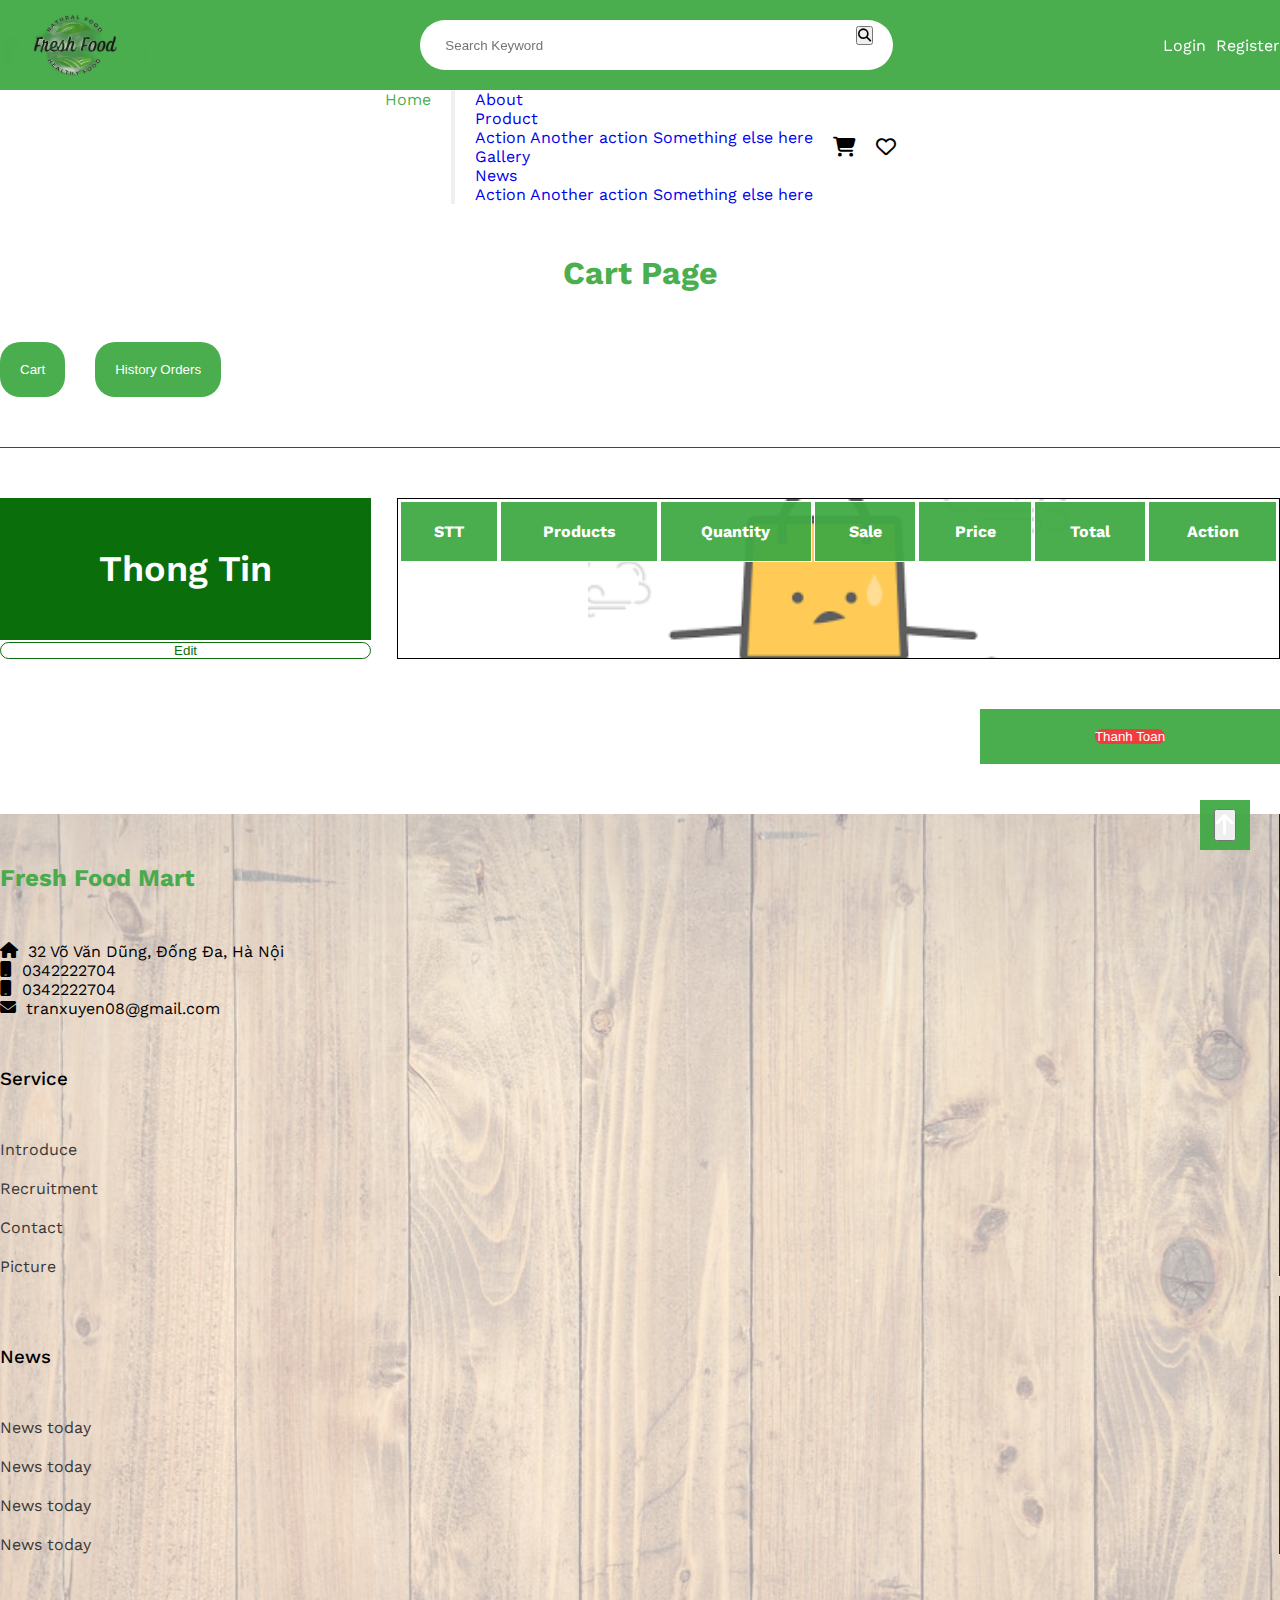
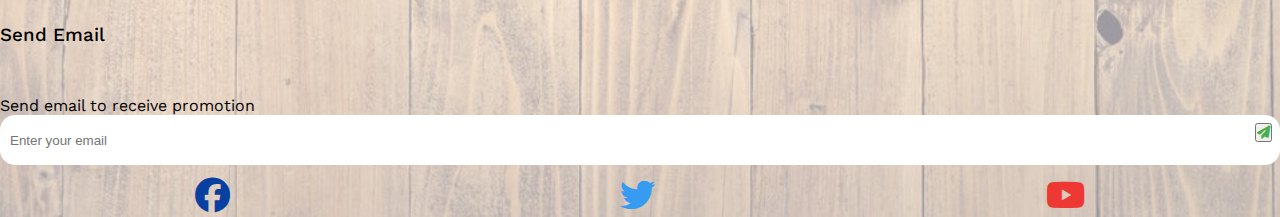
<file: cart.html>
<!DOCTYPE html>
<html lang="en">

<head>
  <meta charset="UTF-8">
  <meta http-equiv="X-UA-Compatible" content="IE=edge">
  <meta name="viewport" content="width=device-width, initial-scale=1.0">
  <link rel="stylesheet" href="https://cdnjs.cloudflare.com/ajax/libs/font-awesome/6.4.0/css/all.min.css">
  <link href="https://cdn.jsdelivr.net/npm/bootstrap@5.3.0-alpha3/dist/css/bootstrap.min.css" rel="stylesheet"
    integrity="sha384-KK94CHFLLe+nY2dmCWGMq91rCGa5gtU4mk92HdvYe+M/SXH301p5ILy+dN9+nJOZ" crossorigin="anonymous">
  <script src="https://cdn.jsdelivr.net/npm/bootstrap@5.3.0-alpha3/dist/js/bootstrap.bundle.min.js"
    integrity="sha384-ENjdO4Dr2bkBIFxQpeoTz1HIcje39Wm4jDKdf19U8gI4ddQ3GYNS7NTKfAdVQSZe"
    crossorigin="anonymous"></script>
  <link rel="preconnect" href="https://fonts.googleapis.com">
  <link rel="preconnect" href="https://fonts.gstatic.com" crossorigin>
  <link href="https://fonts.googleapis.com/css2?family=Edu+NSW+ACT+Foundation&family=Work+Sans&display=swap"
    rel="stylesheet">
  <link rel="icon" href="image/images.jpeg">
  <link rel="stylesheet" href="stylesheet/styles.css">
  <link rel="stylesheet" href="stylesheet/card.css">
  <title>Cart Page</title>
</head>

<body>
  <header id="header" class="header">
    <div class="container">
      <div class="content">
        <a href="/index.html" class="logo">
          <img src="image/zyro-image.png" alt="logo">
        </a>
        <div class="search">
          <input class="input-search" type="text" name="" id="" placeholder="Search Keyword">
          <button class="btn btn-search"><i class="fa-solid fa-magnifying-glass"></i></button>
        </div>
        <div class="account-user">
          <div class="user"><i class="fa-solid fa-user"></i></div>
          <div class="login-register">
            <a class="login-link" href="login.html?form=login">
              Login
            </a>
            <a class="register-link" href="login.html?form=register">Register</a>
          </div>
        </div>
      </div>
    </div>
  </header>
  <div class="push-top">
    <a href="#header"><button class="btn"><i class="fa-solid fa-arrow-up" style="color: #ffffff;"></i></button></a>
  </div>
  <nav class="navbar navbar-expand-lg navbar-light bg-light nav-header">
    <div class="container">
      <div class="nav-content">
        <a class="navbar-brand" href="index.html">Home</a>
        <button class="navbar-toggler" type="button" data-toggle="collapse" data-target="#navbarNavDropdown"
          aria-controls="navbarNavDropdown" aria-expanded="false" aria-label="Toggle navigation">
          <span class="navbar-toggler-icon"></span>
        </button>
        <div class="collapse navbar-collapse" id="navbarNavDropdown">
          <ul class="navbar-nav">
            <li class="nav-item active">
              <a class="nav-link" href="#">About <span class="sr-only">(current)</span></a>
            </li>
            <li class="nav-item">
              <a class="nav-link dropdown-toggle" href="#" id="navbarDropdownMenuLink" data-toggle="dropdown"
                aria-haspopup="true" aria-expanded="false">
                Product
              </a>
              <div class="dropdown-menu" aria-labelledby="navbarDropdownMenuLink">
                <a class="dropdown-item" href="#">Action</a>
                <a class="dropdown-item" href="#">Another action</a>
                <a class="dropdown-item" href="#">Something else here</a>
              </div>
            </li>
            <li class="nav-item">
              <a class="nav-link" href="#">Gallery</a>
            </li>
            <li class="nav-item dropdown">
              <a class="nav-link dropdown-toggle" href="#" id="navbarDropdownMenuLink" data-toggle="dropdown"
                aria-haspopup="true" aria-expanded="false">
                News
              </a>
              <div class="dropdown-menu" aria-labelledby="navbarDropdownMenuLink">
                <a class="dropdown-item" href="#">Action</a>
                <a class="dropdown-item" href="#">Another action</a>
                <a class="dropdown-item" href="#">Something else here</a>
              </div>
            </li>
          </ul>
        </div>
        <div class="cart">
          <a class="cart-link" href=""><i class="fa-solid fa-cart-shopping"></i></a>
          <a class="cart-link" href=""><i class="fa-regular fa-heart"></i></a>
        </div>
      </div>
    </div>
  </nav>
  <main class="card-main">
    <section class="section sect-card">
      <div class="container">
        <h1 class="card-title title">Cart Page</h1>
        <div class="list-cart">
          <button onclick="renderCart()" class="card-render">Cart</button>
          <button onclick="renderHistrory()" class="history-render">History Orders</button>
        </div>
        <div class="content-card">
          <div class="info">
            <h2 class="title-h2 info-title">Thong Tin</h2>
            <ul class="list-info">
            </ul>
            <button onclick="handleEditInfo()" class="btn btn-edit">Edit</button>
            <button onclick="handleUpdateInfo()" class="btn btn-updateInfo hidden">Update</button>
          </div>
          <table class="card-table">
            <tbody>
              <tr>
                <th>STT</th>
                <th>Products</th>
                <th>Quantity</th>
                <th>Sale</th>
                <th>Price</th>
                <th>Total</th>
                <th>Action</th>
              </tr>
            </tbody>
            <tbody class="card-product">
            </tbody>
          </table>
          <table class="card-history">
            <tbody>
              <tr>
                <th>STT</th>
                <th>Email User</th>
                <th>Date Payment</th>
                <th>Status Order</th>
                <th>Price</th>
                <th>Name Product</th>
              </tr>
            </tbody>
            <tbody class="card-history-product">
            </tbody>
          </table>
        </div>
      </div>
    </section>
    <section class="section sect-buy">
      <div class="container">
        <div class="pay">
          <div></div>
          <div class="payment">
            <div class="sale">
            </div>
            <div class="total">
            </div>
            <div><button onclick="handlePayment()" class="btn">Thanh Toan</button></div>
          </div>
        </div>
      </div>
    </section>
  </main>
  <footer class="footer">
    <div class="opacity-footer"></div>
    <ul class="foooter-content row">
      <li class="item-infor col-3">
        <ul class="list-contact">
          <li class="item-contact">
            <a href="" class="shopp-link">
              <h2 class="title">Fresh Food Mart</h2>
            </a>
          </li>
          <li class="item-contact">
            <div>
              <i class="fa-solid fa-house"></i>
              <p>32 Võ Văn Dũng, Đống Đa, Hà Nội</p>
            </div>
          </li>
          <li class="item-contact">
            <div>
              <i class="fa-solid fa-mobile"></i>
              <p>0342222704</p>
            </div>
          </li>
          <li class="item-contact">
            <div>
              <i class="fa-solid fa-mobile"></i>
              <p>0342222704</p>
            </div>
          </li>
          <li class="item-contact">
            <div>
              <i class="fa-solid fa-envelope"></i>
              <p>tranxuyen08@gmail.com</p>
            </div>
          </li>
        </ul>
      </li>
      <li class="item-infor col-3">
        <h3 class="title-h3">Service</h3>
        <a href="" class="link">Introduce</a>
        <a href="" class="link">Recruitment</a>
        <a href="" class="link">Contact</a>
        <a href="" class="link">Picture</a>
      </li>
      <li class="item-infor col-3">
        <h3 class="title-h3">News</h3>
        <a href="" class="link">News today</a>
        <a href="" class="link">News today</a>
        <a href="" class="link">News today</a>
        <a href="" class="link">News today</a>
      </li>
      <li class="item-infor col-3">
        <h3 class="title-h3">Send Email</h3>
        <p class="text-footer">Send email to receive promotion</p>
        <div class="send-email">
          <input type="text" name="" id="" placeholder="Enter your email">
          <button class="btn btn-send"><i class="fa-solid fa-paper-plane"></i></button>
        </div>
        <ul class="list-social">
          <li class="item-social" style="--color: #385898">
            <span class="icon">
              <i class="fa-brands fa-facebook" style="color: #0840a1;"></i>
            </span>
          </li>
          <li class="item-social" style="--color: #359cf1">
            <span class="icon">
              <i class="fa-brands fa-twitter" style="color: #359cf1;"></i>
            </span>
          </li>
          <li class="item-social" style="--color: #ed3833">
            <span class="icon">
              <i class="fa-brands fa-youtube" style="color: #ed3833;"></i>
            </span>
          </li>
        </ul>
      </li>
    </ul>
  </footer>
  <script src="javascript/card.js"></script>
</body>

</html>
</file>
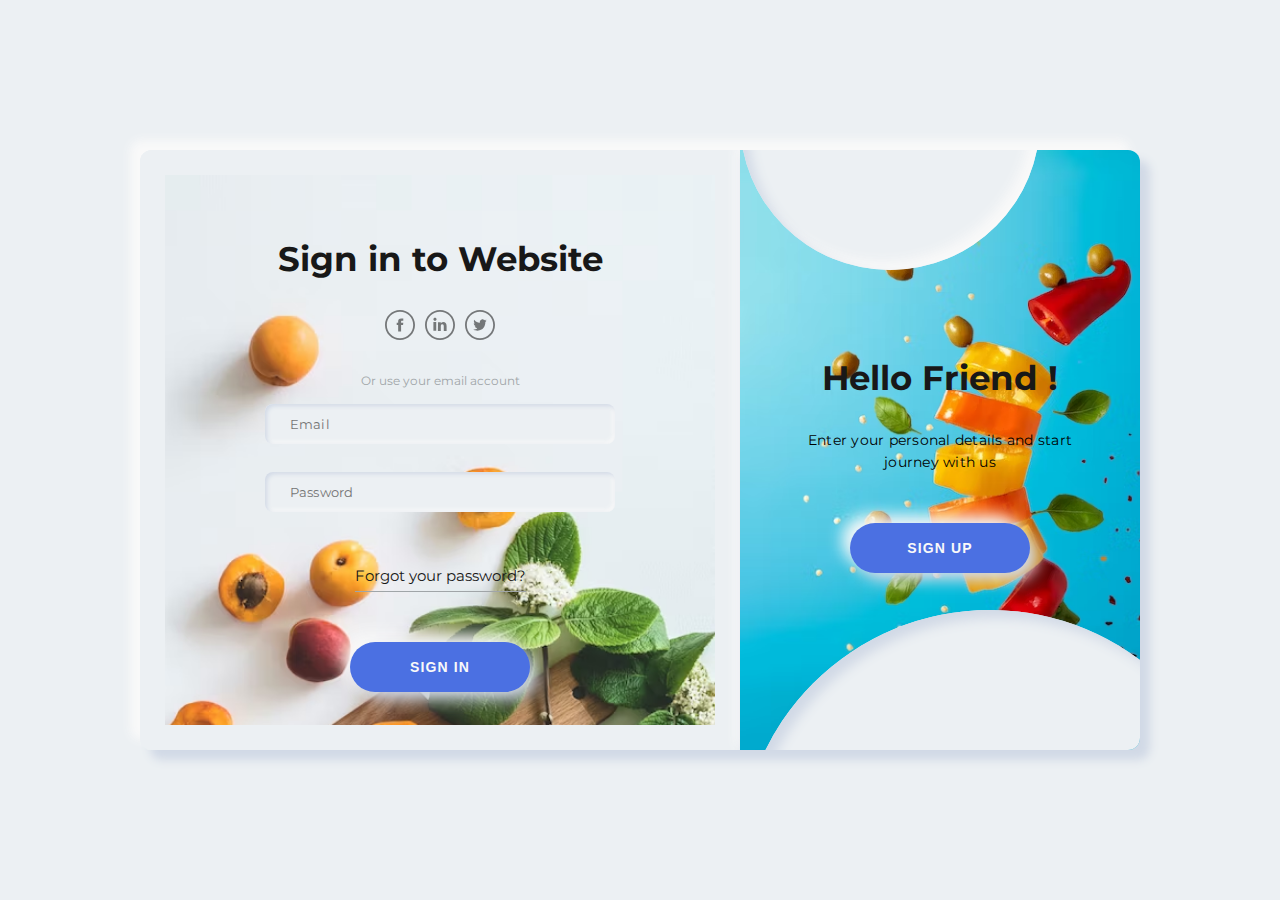
<file: login.html>
<!DOCTYPE html>
<html lang="es" dir="ltr">

<head>
  <meta name="viewport" content="width=device-width, user-scalable=no, initial-scale=1.0">
  <meta charset="utf-8">
  <link rel="stylesheet" type="text/css" href="stylesheet/login.css">
  <link href="https://fonts.googleapis.com/css2?family=Montserrat:wght@400;700;800&display=swap" rel="stylesheet">
</head>

<body>
  <div class="main">
<!-- register -->
    <div class="container a-container" id="a-container">
      <form class="form" id="a-form" method="" action="">
        <h2 class="form_title title">Create Account</h2>
        <div class="form__icons"><img class="form__icon"
            src="[data-uri]"
            alt=""><img class="form__icon"
            src="[data-uri]"><img
            class="form__icon"
            src="[data-uri]">
        </div><span class="form__span">or use email for registration</span>
        <input class="form__input name" type="text" placeholder="Name">
        <p class="error error-name"></p>
        <input class="form__input email" type="text" placeholder="Email">
        <p class="error error-email"></p>
        <input class="form__input password" type="password" placeholder="Password">
        <p class="error error-password"></p>
        <input class="form__input repeat-password" type="password" placeholder="Password Repeat">
        <p class="error error-passwordRp"></p>
        <button onclick="handleRegister()" class="form__button button submit">SIGN UP</button>
      </form>
    </div>
    <!-- login -->
    <div class="container b-container" id="b-container">
      <form class="form" id="b-form" method="" action="">
        <h2 class="form_title title">Sign in to Website</h2>
        <div class="form__icons"><img class="form__icon"
            src="[data-uri]"
            alt=""><img class="form__icon"
            src="[data-uri]"><img
            class="form__icon"
            src="[data-uri]">
        </div><span class="form__span">Or use your email account</span>
        <input class="login-input form__input" type="text" placeholder="Email">
        <p class="error error-email-login"></p>
        <input class="form__input password-input" type="password" placeholder="Password">
        <p class="error error-password-login"></p>
        <a class="form__link">Forgot your password?</a>
        <button onclick="handleLogin()" class="form__button button submit">SIGN IN</button>
      </form>
    </div>
    <div class="switch" id="switch-cnt">
      <div class="switch__circle"></div>
      <div class="switch__circle switch__circle--t"></div>
      <div class="switch__container" id="switch-c1">
        <h2 class="switch__title title">Welcome Back !</h2>
        <p class="switch__description description">To keep connected with us please login with your personal info</p>
        <button class="switch__button button switch-btn">SIGN IN</button>
      </div>
      <div class="switch__container is-hidden" id="switch-c2">
        <h2 class="switch__title title">Hello Friend !</h2>
        <p class="switch__description description">Enter your personal details and start journey with us</p>
        <button class="switch__button button switch-btn">SIGN UP</button>
      </div>
    </div>
  </div>
  <script src="javascript/login.js"></script>
</body>

</html>
</file>
<file: stylesheet/card.css>
:root {
  --primarycolor: #40a944f2;
  --secondary-color: #0a6f0a;
  --thirthdary-color: white;
  ---fourthdary-color: black;
}
.card-main {
  position: relative;
  top: 90px;
}

.card-table {
  width: 69%;
  border: 1px solid black;
  background-image: url(../image/download.png);
  object-fit: cover;
  background-repeat: no-repeat;
  background-position: center;
  background-size: 500px;
  height: auto;
  padding-bottom: 50px;
}
.card-product{
  width: 100%;
  height: 100%;
}
th {
  border: 1px solid;
  padding: 20px;
  background-color: var(--primarycolor);
  color: var(--thirthdary-color);
}

td {
  border: 1px solid var(--thirthdary-color);
  padding: 20px;
  color: var(--secondary-color);
  background-color: antiquewhite;
}

.card-title {
  display: grid;
  justify-content: center;
}

.card-img {
  width: 200px;
  height: 100px;
  padding-bottom: 10px;
}

img {
  width: 100%;
  object-fit: cover;
  object-position: center;
}

.name-products>div:first-child {
  display: grid;
  justify-content: center;
  gap: 20px;
}

.name-products>div:first-child>h3 {
  display: grid;
  align-items: center;
}

.qty>div {
  display: flex;
  width: 100%;
  /* margin: 0 au; */
  justify-content: center;
}

.qty>div>input {
  width: 30px;
  border: none;
  background-color: antiquewhite;
  color: var(--secondary-color);
}

.pay {
  display: flex;
  justify-content: flex-end;
}

.pay>div:last-child {
  width: 300px;
  background-color: var(--primarycolor);
  color: var(--thirthdary-color);
  padding: 20px;
}

.pay>div:last-child>div {
  display: grid;
  justify-content: center;
}

.pay>div:last-child>div>button {
  color: var(--thirthdary-color);
  border-radius: 20px;
  background-color: #f13c3c;
  border: none;
}

.content-card {
  display: flex;
  gap: 2%;
}

.info-title{
  padding-top: 50px;
  background-color: #0a6f0a;
  margin: 0;
}
.info {
  width: 29%;
  color: white;
}
.item-infor-user {
  display: flex;
  /* justify-content: space-around; */
  gap: 10px;
  border-bottom: 1px solid;
  background-color: #40a944f2;
  /* margin: 0; */
  padding: 20px 0 20px 10px;
  border-right: none;
}
.item-infor-user > p{
  display: grid;
  align-items: center;
  margin: 0;
}
.item-infor-user:last-child{
  border-bottom-right-radius: 20px;
  border-bottom-left-radius: 20px;
}
.item-infor-user > input{
  margin: 0;
  background-color: #40a944f2;
  border: none;
  color: white;
}
.info-title {
  color: white;
}

.image-info {
  width: 100%;
  height: 100%;
}

.image-info>img {
  width: 100px;
  height: 100px;
  border-radius: 50%;
  margin: 0 auto;
  display: grid;
  /* padding-bottom: 20px; */
}
.btn-updateInfo{
  background-color: white;
  border: 1px solid #0a6f0a;
  color: #0a6f0a;
  border-radius: 20px;
  margin: 0 auto;
  width: 100%;
}
.btn-updateInfo:hover{
  background-color: #0a6f0a;
}
.hidden{
  display: none;
}
.btn-edit{
  background-color: white;
  border: 1px solid #0a6f0a;
  color: #0a6f0a;
  border-radius: 20px;
  margin: 0 auto;
  width: 100%;
}
.btn-edit:hover{
  background-color: #0a6f0a;
}
.btn-render{
  background-color: var(--primarycolor);
  color: var(--thirthdary-color);
  margin-bottom: 20px;
}
.btn-render:hover{
  background-color: var(--secondary-color);
}
.btn-manager{
  background-color: var(--secondary-color);
  color: var(--thirthdary-color);
}
.sale{
  display: flex !important;
  justify-content: space-between !important;
  gap: 20px;
}
.sale > p{
  color: white !important;
  text-decoration: none !important;
}
.total{
  display: flex !important;
  justify-content: space-between !important;
  gap: 20px;
}
.btn-plus{
  width: 40px;
  height: 40px;
  border-radius: 50%;
  background-color: #0a6f0a;
  color: white;
}
.btn-minus{
  width: 40px;
  height: 40px;
  border-radius: 50%;
  background-color: #0a6f0a;
  color: white;
}
.qty-input{
  padding-left: 15px;
  width: 50px !important;
}
.footer{
  position: relative;
  top: 90px;
}
.list-cart{
  margin-bottom: 50px;
  display: flex;
  gap: 30px;
  border-bottom: 1px solid var(--secondary-color);
  padding-bottom: 50px;
}
.list-cart > button{
  background-color: var(--primarycolor);
  color: var(--thirthdary-color);
  border-radius: 20px;
  padding: 20px;
  border: none;
}
.card-history{
  background-image: url(../image/billpay6318.jpg);
  width: 69%;
    border: 1px solid black;
    object-fit: cover;
    background-repeat: no-repeat;
    background-position: center;
    background-size: 700px;
    height: auto;
}
.card-history-product{
  width: 100%;
  height: 100%;
}
@media only screen and (max-width: 994px) {
  .content-card{
    display: grid;
  }
  .info{
    width: 100%;
  }
  .card-table{
    width: 100%;
    height: auto;
  }
  .card-history{
    width: auto;
  }
}
</file>
<file: stylesheet/login.css>
*,
*::after,
*::before {
  margin: 0;
  padding: 0;
  box-sizing: border-box;
  user-select: none;
}

/* Generic */
body {
  width: 100%;
  height: 100vh;
  display: flex;
  justify-content: center;
  align-items: center;
  font-family: "Montserrat", sans-serif;
  font-size: 12px;
  background-color: #ecf0f3;
  color: #a0a5a8;
}

/**/
.main {
  position: relative;
  width: 1000px;
  min-width: 1000px;
  min-height: 600px;
  height: 600px;
  padding: 25px;
  background-color: #ecf0f3;
  box-shadow: 10px 10px 10px #d1d9e6, -10px -10px 10px #f9f9f9;
  border-radius: 12px;
  overflow: hidden;
}
@media (max-width: 1200px) {
  .main {
    transform: scale(0.7);
  }
}
@media (max-width: 1000px) {
  .main {
    transform: scale(0.6);
  }
}
@media (max-width: 800px) {
  .main {
    transform: scale(0.5);
  }
}
@media (max-width: 600px) {
  .main {
    transform: scale(0.4);
  }
}

.container {
  display: flex;
  justify-content: center;
  align-items: center;
  position: absolute;
  top: 0;
  width: 600px;
  height: 100%;
  padding: 25px;
  background-color: #ecf0f3;
  transition: 1.25s;
}

.form {
  background-image: url(..//image/photo-1524222835726-8e7d453fa83c.avif);
  background-size: cover;
  display: flex;
  justify-content: center;
  align-items: center;
  flex-direction: column;
  width: 100%;
  height: 100%;
}
.form__icon {
  object-fit: contain;
  width: 30px;
  margin: 0 5px;
  opacity: 0.5;
  transition: 0.15s;
}
.form__icon:hover {
  opacity: 1;
  transition: 0.15s;
  cursor: pointer;
}
.form__input {
  width: 350px;
  height: 40px;
  margin: 4px 0;
  padding-left: 25px;
  font-size: 13px;
  letter-spacing: 0.15px;
  border: none;
  outline: none;
  font-family: "Montserrat", sans-serif;
  background-color: #ecf0f3;
  transition: 0.25s ease;
  border-radius: 8px;
  box-shadow: inset 2px 2px 4px #d1d9e6, inset -2px -2px 4px #f9f9f9;
}
.form__input:focus {
  box-shadow: inset 4px 4px 4px #d1d9e6, inset -4px -4px 4px #f9f9f9;
}
.form__span {
  margin-top: 30px;
  margin-bottom: 12px;
}
.form__link {
  color: #181818;
  font-size: 15px;
  margin-top: 25px;
  border-bottom: 1px solid #a0a5a8;
  line-height: 2;
  cursor: pointer;
}
.form__link:hover{
  color: green;
}

.title {
  font-size: 34px;
  font-weight: 700;
  line-height: 3;
  color: #181818;
}

.description {
  font-size: 14px;
  letter-spacing: 0.25px;
  text-align: center;
  line-height: 1.6;
  color: black;
}

.button {
  width: 180px;
  height: 50px;
  border-radius: 25px;
  margin-top: 50px;
  font-weight: 700;
  font-size: 14px;
  letter-spacing: 1.15px;
  background-color: #4b70e2;
  color: #f9f9f9;
  box-shadow: 8px 8px 16px #d1d9e6, -8px -8px 16px #f9f9f9;
  border: none;
  outline: none;
  cursor: pointer;
}

/**/
.a-container {
  z-index: 100;
  left: calc(100% - 600px);
}

.b-container {
  left: calc(100% - 600px);
  z-index: 0;
}

.switch {
  background-image: url(../image/photo-1622528448260-39e8229eb10c.avif);
  background-repeat: no-repeat;
  background-size: cover;
  display: flex;
  justify-content: center;
  align-items: center;
  position: absolute;
  top: 0;
  left: 0;
  height: 100%;
  width: 400px;
  padding: 50px;
  z-index: 200;
  transition: 1.25s;
  background-color: #ecf0f3;
  overflow: hidden;
  box-shadow: 4px 4px 10px #d1d9e6, -4px -4px 10px #f9f9f9;
}
.switch__circle {
  position: absolute;
  width: 500px;
  height: 500px;
  border-radius: 50%;
  background-color: #ecf0f3;
  box-shadow: inset 8px 8px 12px #d1d9e6, inset -8px -8px 12px #f9f9f9;
  bottom: -60%;
  left: -60%;
  transition: 1.25s;
}
.switch__circle--t {
  top: -30%;
  left: 60%;
  width: 300px;
  height: 300px;
}
.switch__container {
  display: flex;
  justify-content: center;
  align-items: center;
  flex-direction: column;
  position: absolute;
  width: 400px;
  padding: 50px 55px;
  transition: 1.25s;
}
.switch__button {
  cursor: pointer;
}
.switch__button:hover {
  box-shadow: 6px 6px 10px #d1d9e6, -6px -6px 10px #f9f9f9;
  transform: scale(0.985);
  transition: 0.25s;
}
.switch__button:active, .switch__button:focus {
  box-shadow: 2px 2px 6px #d1d9e6, -2px -2px 6px #f9f9f9;
  transform: scale(0.97);
  transition: 0.25s;
}

/**/
.is-txr {
  left: calc(100% - 400px);
  transition: 1.25s;
  transform-origin: left;
}

.is-txl {
  left: 0;
  transition: 1.25s;
  transform-origin: right;
}

.is-z200 {
  z-index: 200;
  transition: 1.25s;
}

.is-hidden {
  visibility: hidden;
  opacity: 0;
  position: absolute;
  transition: 1.25s;
}

.is-gx {
  animation: is-gx 1.25s;
}

@keyframes is-gx {
  0%, 10%, 100% {
    width: 400px;
  }
  30%, 50% {
    width: 500px;
  }
}
.error{
  color: red;
  padding: 10px 0;
}
</file>
<file: stylesheet/styles.css>
* {
  box-sizing: border-box;
  margin: 0;
  padding: 0;
}

body {
  font-family: 'Edu NSW ACT Foundation', cursive;
  font-family: 'Work Sans', sans-serif;
  max-width: 1440px;
  min-width: 390px;
}
body > nav{
  position: relative;
    top: 90px;
    z-index: 5;
}
ul li {
  list-style: none;
}

ul {
  padding: 0;
}

li {
  padding: 0;
}

a {
  text-decoration: none;
}

p {
  display: -webkit-box;
  -webkit-line-clamp: 2;
  -webkit-box-orient: vertical;
  overflow: hidden;
}

img {
  width: 100%;
  height: 100%;
  object-fit: cover;
  object-position: center;
}

:root {
  --primarycolor: #40a944f2;
  --secondary-color: #0a6f0a;
  --thirthdary-color: white;
  ---fourthdary-color: black;
}
.error-fillter{
  background-image: url(../image/no-products.jpg);
  height: 500px;
  background-size: 500px;
  background-position: center;
  background-repeat: no-repeat;
}
.hidden{
  display: none;
}
/* header */
.header {
  position: fixed;
    width: 100%;
    z-index: 10;
  background-color: var(--primarycolor);
}
.main{
  position: relative;
    top: 90px;
}
.content {
  display: grid;
  grid-template-columns: auto auto auto;
  align-items: center;
  padding: 10px 0;
}

.logo {
  width: 150px;
  height: 70px;
}

.search {
  width: 100%;
  position: relative;
}

.input-search {
  width: 100%;
  height: 50px;
  border-radius: 30px;
  border: none;
  padding: 5px 0 5px 25px;
}

.btn-search {
  position: absolute;
  top: 6px;
  right: 20px;
}

.account-user {
  display: flex;
  justify-content: flex-end;
  gap: 30px;
}

.user:hover>i {
  color: var(--secondary-color);
}

.user>i {
  font-size: 30px;
  color: var(--thirthdary-color);
}

.login-register {
  display: flex;
  gap: 10px;
  align-items: center;
}

.login-link:hover {
  color: var(--secondary-color);
}

.register-link:hover {
  color: var(--secondary-color);
}

.login-register>a {
  font-size: 16px;
  color: var(--thirthdary-color);
}
.cart-link{
  position: relative;
}
.cart-link > p{
  position: absolute;
  top: -16px;
  right: -6px;
  color: var(--thirthdary-color);
  background-color: #f62929;
  width: 20px;
  height: 20px;
  border-radius: 50%;
  display: grid;
  justify-content: center;
}

.cart-link>i {
  color: var(---fourthdary-color);
  font-size: 20px;
}

.cart {
  display: flex;
  align-items: center;
  gap: 20px;
}

.nav-content {
  display: flex;
  justify-content: center;
  width: 100%;
  gap: 20px;
}

.navbar-brand {
  color: var(--primarycolor);
}

.nav-item:hover>.dropdown-menu {
  display: block;
}

.nav-item:hover>.nav-link {
  color: var(--primarycolor);
}

.dropdown-item:hover {
  background-color: var(--primarycolor);
  color: white;
  font-style: italic;
}

.banner {
  position: relative;
}

.banner-opacity {
  background-image: url(../image/AdobeStock_591167266_Preview.jpeg);
  background-repeat: no-repeat;
  background-size: cover;
  background-position: center;
  height: 700px;
}

.sect-content {
  position: absolute;
  top: 40%;
  left: 37%;
  width: 31%;
  z-index: 3;
}

.banner-title {
  color: var(--thirthdary-color);
  font-weight: 700;
  font-size: 42px;
}

.banner-title>span {
  color: var(--primarycolor);
  font-weight: 700;
  font-size: 42px;
}

.text {
  font-size: 18px;
  font-weight: 400;
  color: var(--thirthdary-color);
}

.banner-link {
  display: flex;
  width: 187px;
  margin: 0 auto;
}

.banner-link:hover>p {
  background-color: var(--secondary-color);
}

.banner-link:hover>span {
  background-color: var(--primarycolor);
}

.banner-link>p {
  background-color: var(--primarycolor);
  padding: 10px 20px;
  margin-bottom: 0;
  border-top-left-radius: 10px;
  border-bottom-left-radius: 10px;
}

.banner-link>span {
  display: grid;
  align-items: center;
  background-color: var(--secondary-color);
  color: var(--thirthdary-color);
  padding: 0 20px;
  border-top-right-radius: 10px;
  border-bottom-right-radius: 10px;
}

.dope {
  position: absolute;
  bottom: 30px;
  display: flex;
  z-index: 2;
  gap: 10px;
  right: 47%;
}

.circile {
  width: 20px;
  height: 20px;
  border: 3px solid var(--primarycolor);
  border-radius: 50%;
}

.section {
  margin-bottom: 50px;
}

.list-recipes {
  row-gap: 20px;
}

.item-recipes {
  min-width: 300px;
}

.sect-recipes {
  background-color: var(--thirthdary-color);
}

.img-recipes {
  height: 280px;
  border-bottom: 1px solid #c3c3c3;
  box-shadow: 0 0 5px 0 rgba(0, 0, 0, 0.5);
}

.img-recipes:hover {
  transition: all 1s;
  transform: scale(1);
  margin: 10px;
}

.img-recipes:not(:hover) {
  transition: all 1s;
  margin: 0;
}

.link-recipes-content {
  position: relative;
  width: 245px;
  border-radius: 15px;
  margin: -80px auto 0 auto;
  background-color: var(--primarycolor);
  color: var(--thirthdary-color);
  padding: 10px 15px;
  border-bottom: 1px solid #c3c3c3;
  box-shadow: 0 0 5px 0 rgba(0, 0, 0, 0.5);
}

.link-recipes-content:hover {
  padding-bottom: 10px;
  transition: all 1s;
  margin: -100px auto 0 auto;
  color: var(---fourthdary-color);
}

.link-recipes-content:not(:hover) {
  padding-bottom: 0;
  transition: all 1s;
  margin: -80px auto 0 auto;
  /* color: var(---fourthdary-color); */
}

.title-h2 {
  display: flex;
  justify-content: center;
  font-size: 36px;
  font-weight: 600;
  padding-bottom: 50px;
  color: var(--primarycolor);
}

.title-h2>span {
  color: red;
}

.text-list {
  white-space: nowrap;
  overflow: hidden;
  text-overflow: ellipsis;
  font-weight: 400;
}

.title-h3 {
  display: -webkit-box;
  -webkit-line-clamp: 2;
  -webkit-box-orient: vertical;
  overflow: hidden;
  font-weight: 500;
}

.title-h3:hover {
  color: var(--secondary-color);
}

.sect-test::before {
  content: "";
  background-color: rgba(0, 0, 0, 0.5);
  position: absolute;
  top: 0;
  left: 0;
  right: 0;
  bottom: 0;
  width: 50%;
}

.sect-test {
  position: relative;
  background-image: url(../image/1000_F_504711460_eTgIxgXj7KIodLG87qvFnIEKDRcyoy3L.jpg);
  background-repeat: no-repeat;
  background-size: cover;
  height: 600px;
  background-color: transparent;
  padding: 50px 0;
}

/* .sale-right {
  display: grid;
  grid-template-columns: auto auto;
} */

.test-content {
  position: relative;
}

.test-content>h2 {
  padding-top: 50px;
}

.options {
  padding-bottom: 50px;
}

.text-list {
  color: var(--thirthdary-color);
}

/* products */
.list-products {
  row-gap: 20px;
}

.link-product {
  display: block;
  width: 100%;
  height: 100%;
  margin: 10px 0;
  color: var(--primarycolor);
  background-color: #fbfbfb;
  border: 1px solid #f8f5f5;
  border-bottom-left-radius: 10px;
  border-bottom-right-radius: 10px;
  box-shadow: 0 0 5px 0 rgba(0, 0, 0, 0.5);
  padding-bottom: 20px;
}
.link-product > p{
  color: red;
  padding-left: 20px;
}
.sale{
  display: flex;
  justify-content: space-around;
}
.sale > p {
  color: red;
  padding-left: 10px;
}
.sale > p:first-child{
  text-decoration: line-through;
  color: gray;
}
.img-product{
  height: 250px;
}
.img-product:hover {
  transition: all 1s;
  margin: 10px;
}

.img-product:not(:hover) {
  transition: all 1s;
  margin: 0;
}

.item-product {
  position: relative;
  min-width: 200px;
}

.content-product>h3 {
  display: grid;
  justify-content: center;
  padding: 10px 0;
}

.tab-item {
  display: flex;
  justify-content: center;
  padding-bottom: 20px;
}

.tab-item>a {
  color: var(--primarycolor);

}

.text-product {
  color: var(---fourthdary-color);
  padding: 0 10px;
  font-weight: 400;
  font-size: 18px;
  font-family: initial;
}

.text-product:hover {
  color: red;
  font-style: italic;
  transition: all 0.6s;
}

.text-product:not(:hover) {
  color: var(---fourthdary-color);
  font-style: normal;
  transition: all 0.6s;
}

.btn-action {
  position: absolute;
  display: none;
  justify-content: space-around;
  width: 100%;
  bottom: 0;
  left: 1%;
}

.btn-buy {
  background-color: var(--primarycolor);
  color: var(--thirthdary-color);
}

.btn-buy:hover {
  transition: all 1s;
  background-color: var(--secondary-color);
}

.btn-favorite {
  border: 1px solid var(--primarycolor);
  color: var(--primarycolor);
}

.btn-favorite:hover {
  background-color: var(--primarycolor);
  color: var(--thirthdary-color);
}

.item-product:hover>.btn-action {
  display: flex;
}

.tab-vegetable:hover {
  color: var(--secondary-color);
}

.tab-meat:hover {
  color: var(--secondary-color);
}


.bkg-opacity {
  /* background-color: #ebebeb; */
  position: absolute;
  width: 100%;
  height: 100%;
  opacity: 0.7;
  padding-bottom: 20px;
  background-image: url(../image/1000_F_589672059_p5rGPbOePBbeUHYeXraPBf1SKAkpjfJY.jpg);
  background-repeat: no-repeat;
  background-size: cover;
  background-position: center;
}

.list-sale {
  row-gap: 20px;
}

.sale-content {
  position: relative;
  z-index: 2;
  padding-bottom: 20px;
}

.sect-sale {
  position: relative;

}

.sale-content>h2 {
  position: relative;
  z-index: 3;
  padding: 50px 0;
  font-weight: 700;
  color: #d23c3c;
  text-shadow: 2px 2px #FEFFD8;
}

.time-sale {
  display: grid;
  margin: 0 auto;
  max-width: 425px;
  min-width: 300px;
  /* justify-content: space-between; */
  background-color: var(--primarycolor);
  border-radius: 20px;
  padding: 20px 10px;
  row-gap: 20px;
  margin-bottom: 40px;
}

.countdown-time {
  display: flex;
  width: 100%;
  justify-content: space-between;
  color: var(--thirthdary-color);
}

.countdown-time>div {
  padding-left: 10px;
  font-weight: 600;
  font-size: 24px;
}

.time {
  display: flex;
  width: 100%;
  justify-content: space-between;
  padding: 0px 20px;
  color: #f62929;
  font-weight: 700;
  font-size: 24px;
}

.sale-link {
  display: block;
  width: 100%;
  color: var(--primarycolor);
  border: 1px solid #f8f5f5;
  border-bottom-left-radius: 10px;
  border-bottom-right-radius: 10px;
  box-shadow: 0 0 5px 0 rgba(0, 0, 0, 0.5);
  padding-bottom: 20px;
}

.badge {
  position: absolute;
  top: 30px;
  right: 20px;
  width: 70px;
  height: 30px;
  background-color: #e13c3c;
  border-radius: 20px;
}

.badge:hover {
  background-color: red;
  font-style: italic;
}

/* footer */
.footer {
  position: relative;
  top: 90px;
}

.opacity-footer {
  position: absolute;
  top: 0;
  background-image: url(../image/pexels-photo-164005.jpeg);
  background-repeat: no-repeat;
  background-size: cover;
  background-position: top;
  height: 100%;
  width: 100%;
  opacity: 0.4;
  z-index: 1;
}

.item-infor {
  border-right: 1px solid #1c1c1c;
}

.item-infor:last-child {
  border: none;
}

.item-infor>h3 {
  color: var(---fourthdary-color);
  padding: 50px 0;
}

.link {
  display: grid;
  color: #393737;
  margin-bottom: 20px;
}

.send-email {
  position: relative;
  padding-bottom: 10px;
}

.send-email>input {
  width: 100%;
  height: 50px;
  border: none;
  border-radius: 15px;
  padding-left: 10px;
}

.send-email>.btn-send {
  position: absolute;
  top: 8px;
  right: 8px;
  color: var(--primarycolor);
}

.title {
  padding: 50px 0;
  color: var(--primarycolor);
  font-weight: 700;
}

.item-contact>div {
  display: flex;
  gap: 10px;
}

.foooter-content {
  position: relative;
  z-index: 3;
  margin: 0;
}

.push-top {
  position: fixed;
  z-index: 5;
  display: grid;
  align-items: center;
  bottom: 50px;
  right: 30px;
  width: 50px;
  height: 50px;
  background-color: var(--primarycolor);
}

.push-top>a>button {
  display: block;
  margin: 0 auto;
  font-size: 24px;
}
.list-social{
  display: flex;
  justify-content: space-around;
}
.icon{
  font-size: 35px;
}
@media only screen and (max-width: 994px) {
  .sect-recipes{
    width: 100%;
  }
  .list-products {
    display: grid;
    grid-template-columns: auto auto;
  }

  .item-product {
    width: 100%;
  }

  .list-sale {
    display: grid;
    grid-template-columns: auto auto;
  }

  .list-recipes {
    row-gap: 20px;
  }

  .item-recipes {
    width: 100%;
  }
  .cart{
    display: none;
  }
  .nav-content{
    display: flex;
    justify-content: space-between;
  }
  .search{
    display: none;
  }
  .content {
    display: grid;
    grid-template-columns: auto auto;

}
  .account-user{
    display: flex;
  }
  .account-user:hover{
    position: relative;
  }
  .account-user:hover > .login-register{
    display: flex ;
  }
}

@media only screen and (max-width: 400px) {

  .header {
    display: none;
  }

  .cart {
    display: none;
  }

  .nav-content {
    justify-content: space-between;
  }

  .sect-content {
    width: 150px;
  }

  .sect-header {
    width: 100%;
  }

  .banner-title {
    font-size: 1.5em;
  }

  .banner-link {
    width: 100%;
  }

  .text {
    font-size: 10px;
  }

  .list-products {
    display: grid;
    margin: 0 auto;
    grid-template-columns: auto;
    width: 100%;
  }

  .list-sale {
    display: grid;
    grid-template-columns: auto;
  }

  .badge {
    display: grid;
    width: 70px;
    height: 50px;
    border-radius: 50%;
  }

  .badge-text {
    display: flex;
    justify-content: center;
    align-items: center;
    text-align: center;
    margin: 0;
  }

  .list-recipes {
    display: grid;
    grid-template-columns: auto;
  }

  .sect-test {
    display: none !important;
  }

  .navbar-toggler:hover>.collapse {
    display: block;
  }

  .foooter-content {
    display: grid;
  }

  .item-infor {
    width: 100%;
    border-right: none;
    border-bottom: 1px solid black;
  }

  .item-infor:last-child {
    margin-bottom: 20px;
  }

}

.user-name{
  color: var(--thirthdary-color);
  margin: 0;
}
.btn-logout{
  color: var(--thirthdary-color);
}

/* info of user */
.user{
  position: relative;
}
.list-info-user{
  position: absolute;
  z-index: 5;
  top: 60px;
  background-color: var(--primarycolor);
  color: var(--thirthdary-color);
  width: 100px;
  border: 1px solid;
  left: -15px;
}
.item-info{
  padding: 10px;
  border: 1px solid;
}
.item-info
.hidden{
  display: none;
}
.avata{
  width: 70px;
  height: 70px;
  border-radius: 50%;
}
</file>
